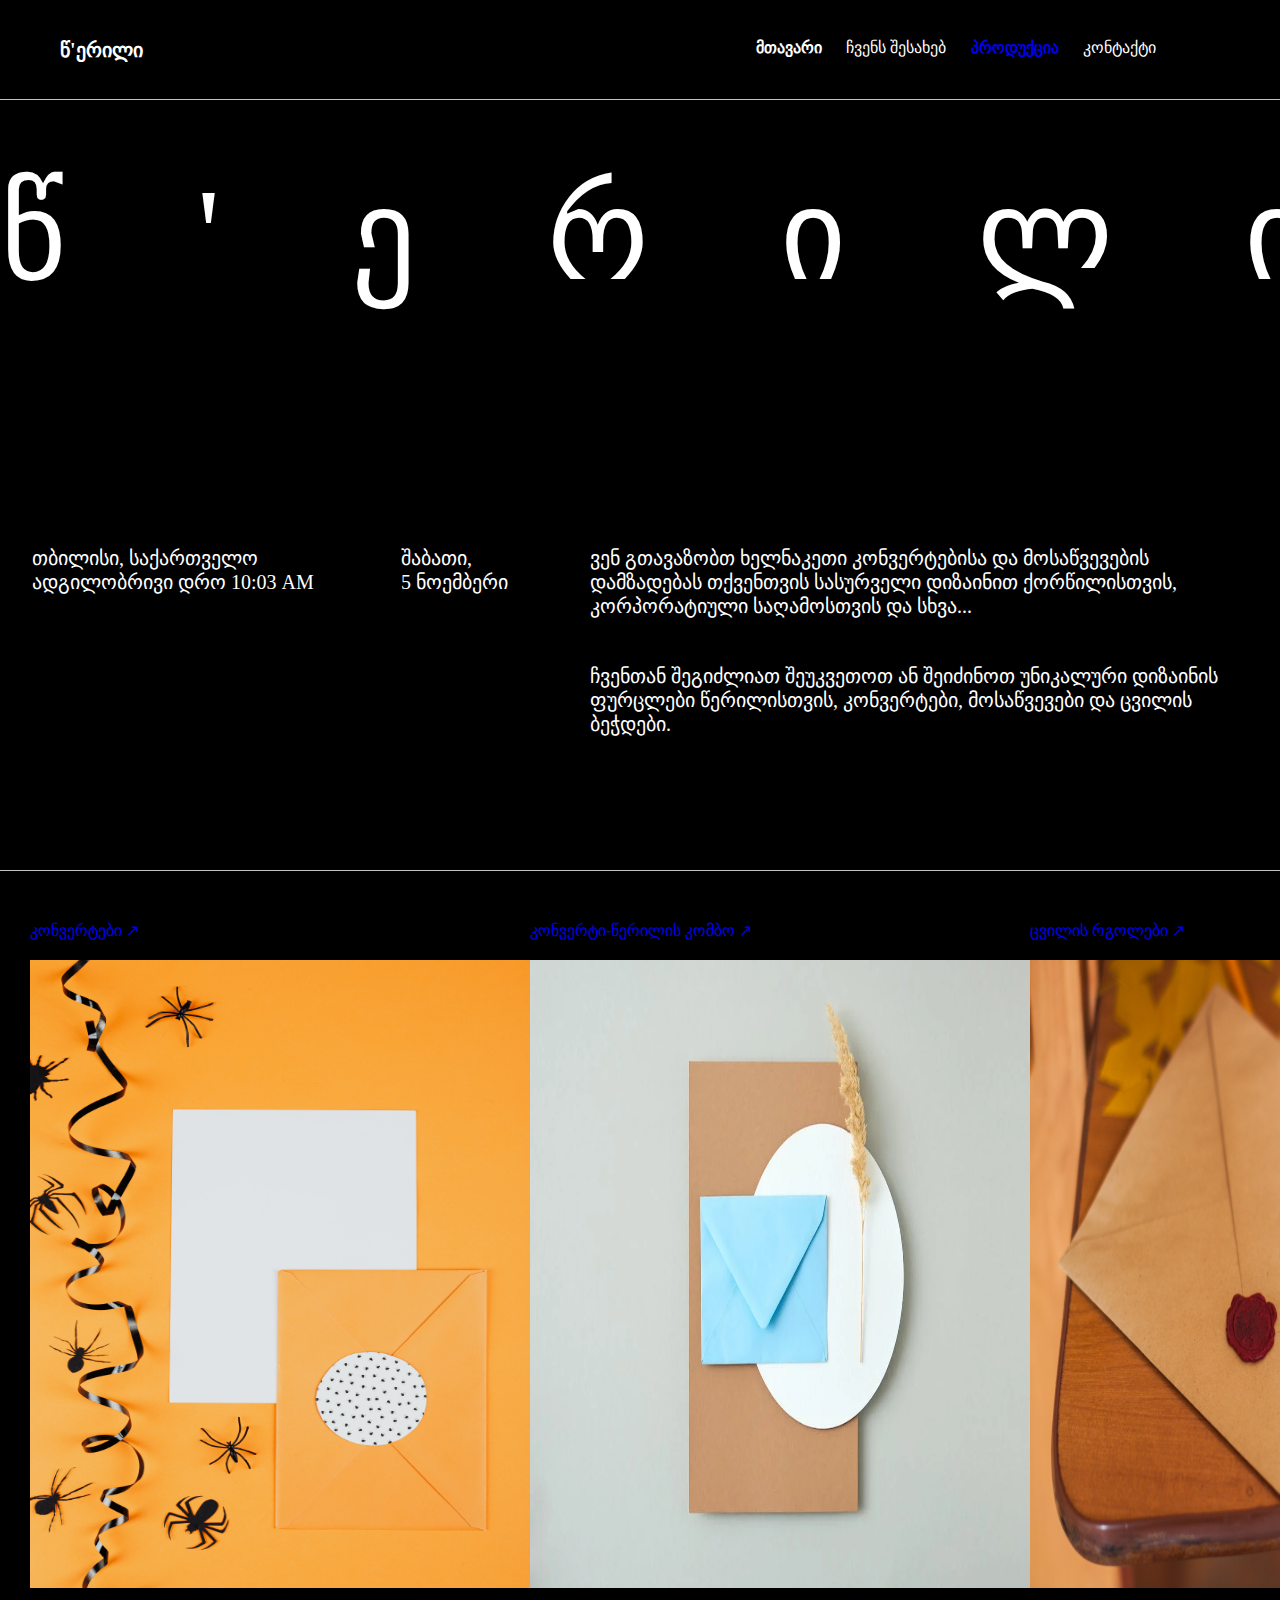
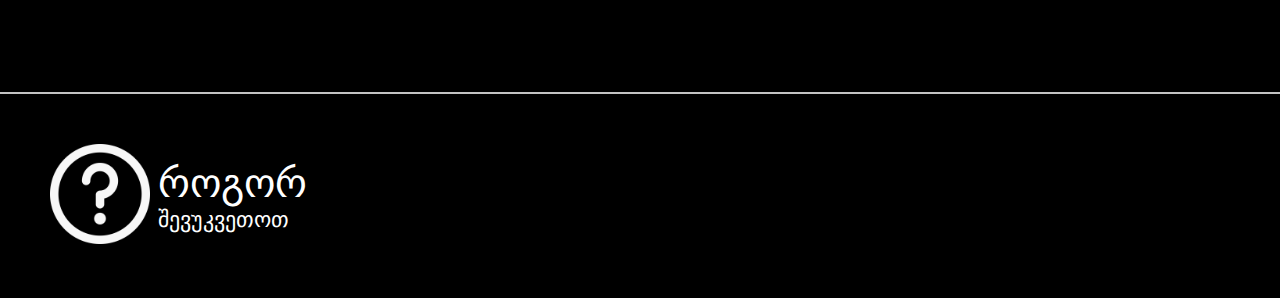
<file: index.html>
<!DOCTYPE html>
<html lang="en">
<head>
    <meta charset="UTF-8">
    <meta http-equiv="X-UA-Compatible" content="IE=edge">
    <meta name="viewport" content="width=device-width, initial-scale=1.0">
    <meta http-equiv="refresh" content="" >
    <link rel="stylesheet" href="style.css">
    <title>letter</title>
</head>
<body>
    <header class="flex">

       <h1> წ'ერილი </h1>
       <nav>
            <ul class=" navi flex" >
                <li class="active">მთავარი</li>
                <li>ჩვენს შესახებ</li>
            <a href="index2.html">         
                <li class="active" >პროდუქცია</li>
            </a>
                <li>კონტაქტი</li>
            </ul>
        </nav>
       </div>
    </header>

    <main>
        <div class="mtavari  ">
           <div class=" werili flex">
                <p>წ</p>
                <p>'</p>
                <p>ე</p>
                <p>რ</p>
                <p>ი</p>
                <p>ლ</p>
                <p>ი</p>    
            </div>

            <div class=" text flex">

                <p class="location">
                    თბილისი, საქართველო ადგილობრივი დრო 10:03 AM
                </p> 
                <p class="date">
                    შაბათი,  <br>  5 ნოემბერი
                </p>
                <p class="content">
                    ვენ გთავაზობთ ხელნაკეთი კონვერტებისა და მოსაწვევების დამზადებას თქვენთვის სასურველი დიზაინით ქორწილისთვის, კორპორატიული საღამოსთვის და სხვა... <br>
                    <br>
                    <br>
                    ჩვენთან შეგიძლიათ შეუკვეთოთ ან შეიძინოთ უნიკალური დიზაინის ფურცლები     წერილისთვის, კონვერტები, მოსაწვევები და ცვილის ბეჭდები. 
                </p>
          
            </div>

            <div class="article flex">
                <article >
                    
                    <a href="index2.html">კონვერტები &#8599; </a>
                    
                    <div >
                        <a href="index2.html">
                            <img class="surati1" src="img/1.jpg" alt="img">
                        </a>
                    </div>
                  </article> 
                  <article >
                    <a href="#">კონვერტი-წერილის კომბო &#8599;</a>
                    
                    <div >
                        <img class="surati1" src="img/2.webp" alt="img">
                    </div>
                  </article> 
                  <article >
                    <a href="#">ცვილის რგოლები &#8599; </a>
                    
                    <div >
                        <img class="surati1" src="img/3.jpeg" alt="img">
                    </div>
                  </article>      
                
            </div>
           

        </div>
    </main>

    <footer  >
        <div>
            <img class="footer" src="img/qm.png" alt="img">
        </div>
        <div>
            <p class="footertext"> 
              როგორ  
            </p> 
            <p class="footertext2">
            შევუკვეთოთ
            </p>
         </div>       
              
            
    </footer>
    
</body>
</html>
</file>
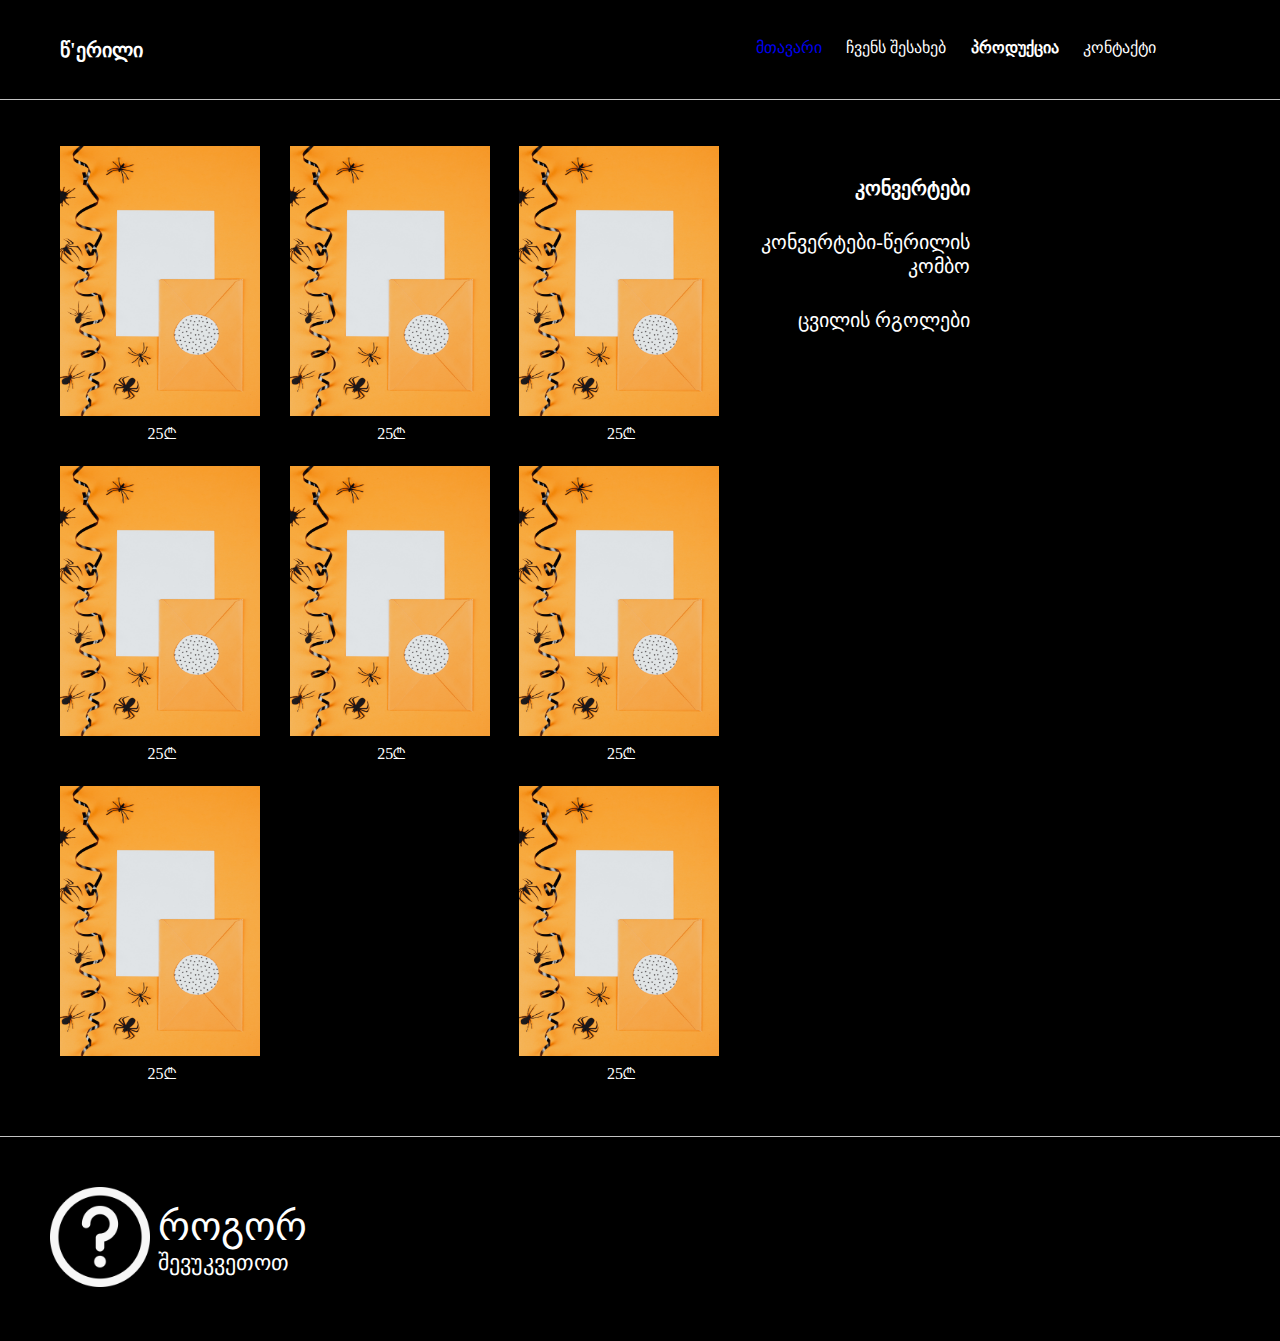
<file: index2.html>
<!DOCTYPE html>
<html lang="en">
<head>
    <meta charset="UTF-8">
    <meta http-equiv="X-UA-Compatible" content="IE=edge">
    <meta name="viewport" content="width=device-width, initial-scale=1.0">
    <meta http-equiv="refresh" content="" >
    <link rel="stylesheet" href="style.css">
    <title>letter2</title>
</head>
<body>
    <header class="flex">

       <h1> წ'ერილი </h1>
       <nav>
            <ul class=" navi flex" >
             <a href="index.html">   
                <li>მთავარი</li>
            </a>
                <li>ჩვენს შესახებ</li>
                <li class="active">პროდუქცია</li>
                <li>კონტაქტი</li>
            </ul>
        </nav>
       </div>
    </header>

    
        <main class="mein flex">
            <div class="statiebi flex ">
            
                    <article class="stat"> 
                      <a href="index3.html">  
                        <img class="pic" src="img/1.jpg"         alt="img"> 
                      </a>  
                      <p class="cifri">
                        25&#8382;   
                        </p>
                </article>
                <article class="stat">
                     <a href="index3.html">
                        <img class="pic" src="img/1.jpg" alt="img">
                     </a>
                        <p class="cifri ">
                        25&#8382;   
                       </p>
                </article>
                <article class="stat"> 
                    <a href="index3.html">
                        <img class="pic" src="img/1.jpg" alt="img">
                     </a>
                        <p class="cifri ">
                        25&#8382;   
                       </p>
                </article>
                <article class="stat"> 
                    <a href="index3.html">
                        <img class="pic" src="img/1.jpg" alt="img">
                    </a>
                        <p class="cifri ">
                        25&#8382;   
                       </p>
                 </article>
                <article class="stat">
                    <a href="index3.html">
                         <img class="pic" src="img/1.jpg" alt="img">
                         </a>
                        <p class="cifri ">
                        25&#8382;   
                       </p>
                </article>
                <article class="stat"> 
                    <a href="index3.html">
                    <img class="pic" src="img/1.jpg" alt="img">
                     </a>
                        <p class="cifri ">
                        25&#8382;   
                       </p>
                </article>
                <article class="stat"> 
                    <a href="index3.html">
                        <img class="pic" src="img/1.jpg" alt="img">
                    </a>
                        <p class="cifri ">
                        25&#8382;   
                       </p>
                 </article>
                <article class="stat"> 
                    <a href="index3.html">
                        <img class="pic" src="img/1.jpg" alt="img">
                    </a>
                        <p class="cifri ">
                        25&#8382;   
                        </p> 
                </article>
    
            </div>
            <div>
                <ul class="sia">
                    <li class="active">კონვერტები</li>
                    <li> კონვერტები-წერილის კომბო</li>
                    <li> ცვილის რგოლები</li>
                </ul>
            </div>
    
        </main>
    

        
  

    <footer  >
        <div>
            <img class="footer" src="img/qm.png" alt="img">
        </div>
        <div>
            <p class="footertext"> 
              როგორ  
            </p> 
            <p class="footertext2">
            შევუკვეთოთ
            </p>
         </div>       
              
            
    </footer>
    
</body>
</html>
</file>
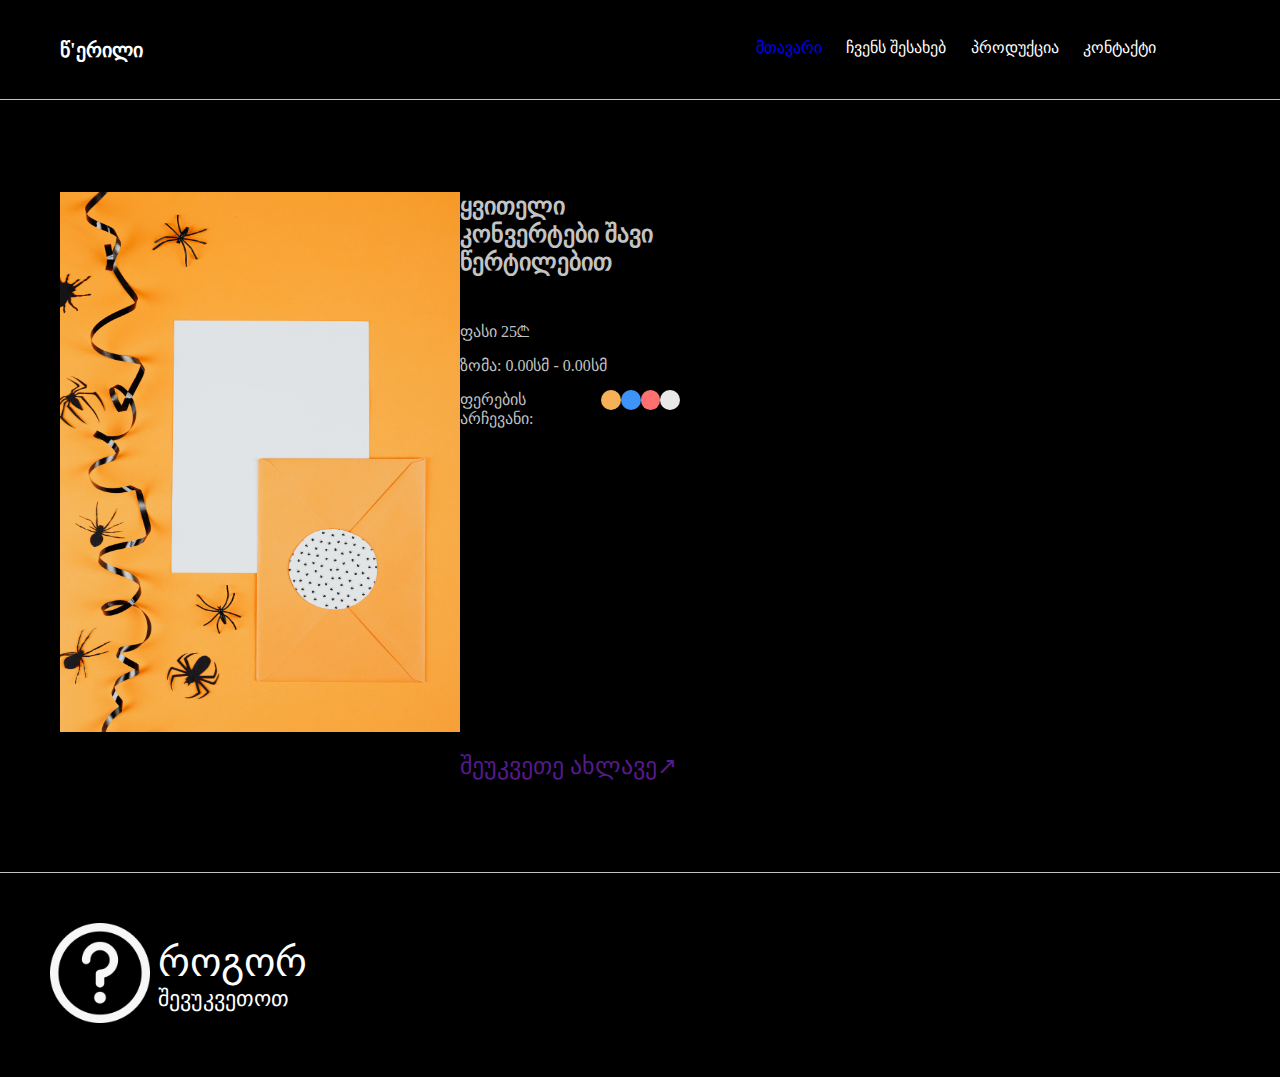
<file: index3.html>
<!DOCTYPE html>
<html lang="en">
<head>
    <meta charset="UTF-8">
    <meta http-equiv="X-UA-Compatible" content="IE=edge">
    <meta name="viewport" content="width=device-width, initial-scale=1.0">
    <meta http-equiv="refresh" content="3" >
    <link rel="stylesheet" href="style.css">
    <title>letter3</title>
</head>
<body>
    <header class="flex">

       <h1> წ'ერილი </h1>
       <nav>
            <ul class=" navi flex" >
            <a href="index.html">   
                <li>მთავარი</li>
            </a>
                <li>ჩვენს შესახებ</li>
                <li>პროდუქცია</li>
                <li>კონტაქტი</li>
            </ul>
        </nav>
       </div>
    </header>

    <main class=" mmain flex">
        <div >
            <img class="lastpic" src="img/1.jpg" alt="pic">
        </div>

        <div class="last">
            <p class="yellow">
                  <b> ყვითელი კონვერტები შავი წერტილებით</b>
            </p>
            
            <p class="distance">
                ფასი 25&#8382; 
            </p>
            <p class="dist">
                ზომა: 0.00სმ - 0.00სმ
            </p>
            <div class="flex">
                <p class="dist">
                    ფერების არჩევანი: 
                </p>
                <div class="wre"></div>
                <div class="wre wre2"></div>
                <div class="wre wre3"></div>
                <div class="wre wre4"></div>
            </div>
            <div class="lastword">
                <a   href=""> <p class="llword"> შეუკვეთე ახლავე&#8599;</p></a>
            </div>
        </div>







    </main>

    <footer  >
        <div>
            <img class="footer" src="img/qm.png" alt="img">
        </div>
        <div>
            <p class="footertext"> 
              როგორ  
            </p> 
            <p class="footertext2">
            შევუკვეთოთ
            </p>
         </div>       
              
            
    </footer>
    
</body>
</html>
</file>
<file: style.css>
*{
    margin: 0;
    padding: 0;
    box-sizing: border-box;
    text-decoration: none;
    list-style-type: none;
}

body{
    background-color: #000000;
}

header {
    color: #ffffff;
    width: 100%;
    height: 100px;
    background-color: #000000;
   padding: 38px 124px 40px 60px;
   border-bottom: 1px solid #C3C3C3;
}

header h1 {
    font-size: 20px;
}

.navi{ 
    width: 400px;
    font-size: 16px;
}
.active{
    font-weight: bold;
}


.werili{
    width: 1310px;
    height: 138px;
    color: #ffffff;
    font-size: 128px;
    margin: 60px auto;
    margin-bottom: 182px;
    
}


.location{
    width: 296px;
    height: 88px;
    color: #ffffff;
}
.date{
    width: 116px;
    height: 48px;
    color: #ffffff;
}
.content{
    width: 658px;
    height: 258px;
    color: #ffffff;
}

.text{
    font-size: 20px;
    padding: 66px 32px;
}

.article{
    color: #ffffff;
    border-top: 1px solid #C3C3C3;
    border-bottom:1px solid #C3C3C3;
    padding: 50px 30px 100px 30px;
  
}
.surati1{
    margin-top: 20px;
    width: 500px;
    height: 628px;
    background-color: #C3C3C3;
}


.flex{
    display: flex;
    justify-content: space-between; 
   
}

footer{
    border-top: 1px solid #C3C3C3;
   display: flex;
    padding: 50px;
}
.footer{
    margin-right: 8px;
    width: 100px;
    height: 100px;
}
.footertext{
    margin-top: 16px;
    width: 138px;
    /* height: 80px; */
    color: #ffffff;
    font-size: 40px;

}
.footertext2{
    width: 138px;
   
    color: #ffffff;
    font-size: 22px;

}
/* 
[base64]
 */

 .mein{
    padding: 46px 140px 30px 60px;
   
 }
 
.statiebi{
   
    width: 70%;
    flex-wrap: wrap;
    
}

.stat{
    margin-right: 20px;
    width: 200px;
    height: 320px;
    color: #ffffff;
    align-items: baseline;
   
    
 }
 .cifri{
    width: 25px;
    margin: 5px auto;
 }

 
 
 .pic{
    height: 270px;
    width: 100%;
 }
 .sia{
    color: #ffffff;
    text-align:right ;
    margin-right: 170px;
 }

 .sia li {
    margin-top: 30px;
    font-size: 20px;
    
 }


/* 
 -------------------------------------------------------------------------------------------------------------------------------------------------- */
.mmain{ padding: 92px 600px 92px 60px;
   
}
 

 .lastpic{
    width: 400px;
    height: 540px;
  
 }

.last{
    color: #C3C3C3;
    
 }
 .yellow{
   font-size: 24px;
    
    
 }
 .distance{
    margin-top: 46px;
 }
 .dist{
    margin-top: 15px;
 }
 .wre{
    
    margin-top: 15px;
    height: 20px;
    width: 20px;
    border-radius: 50%;
    background-color: #F6B058;
 }
 .wre2{
    background-color: #3E93F6;
 }
 .wre3{
    background-color: #FF7070 ;
 }
 .wre4{
    background-color: #E8E8E8 ;
 }
 .lastword{
    margin-top: 324px;
 }
 .llword{
    font-size: 24px;
 }
</file>
